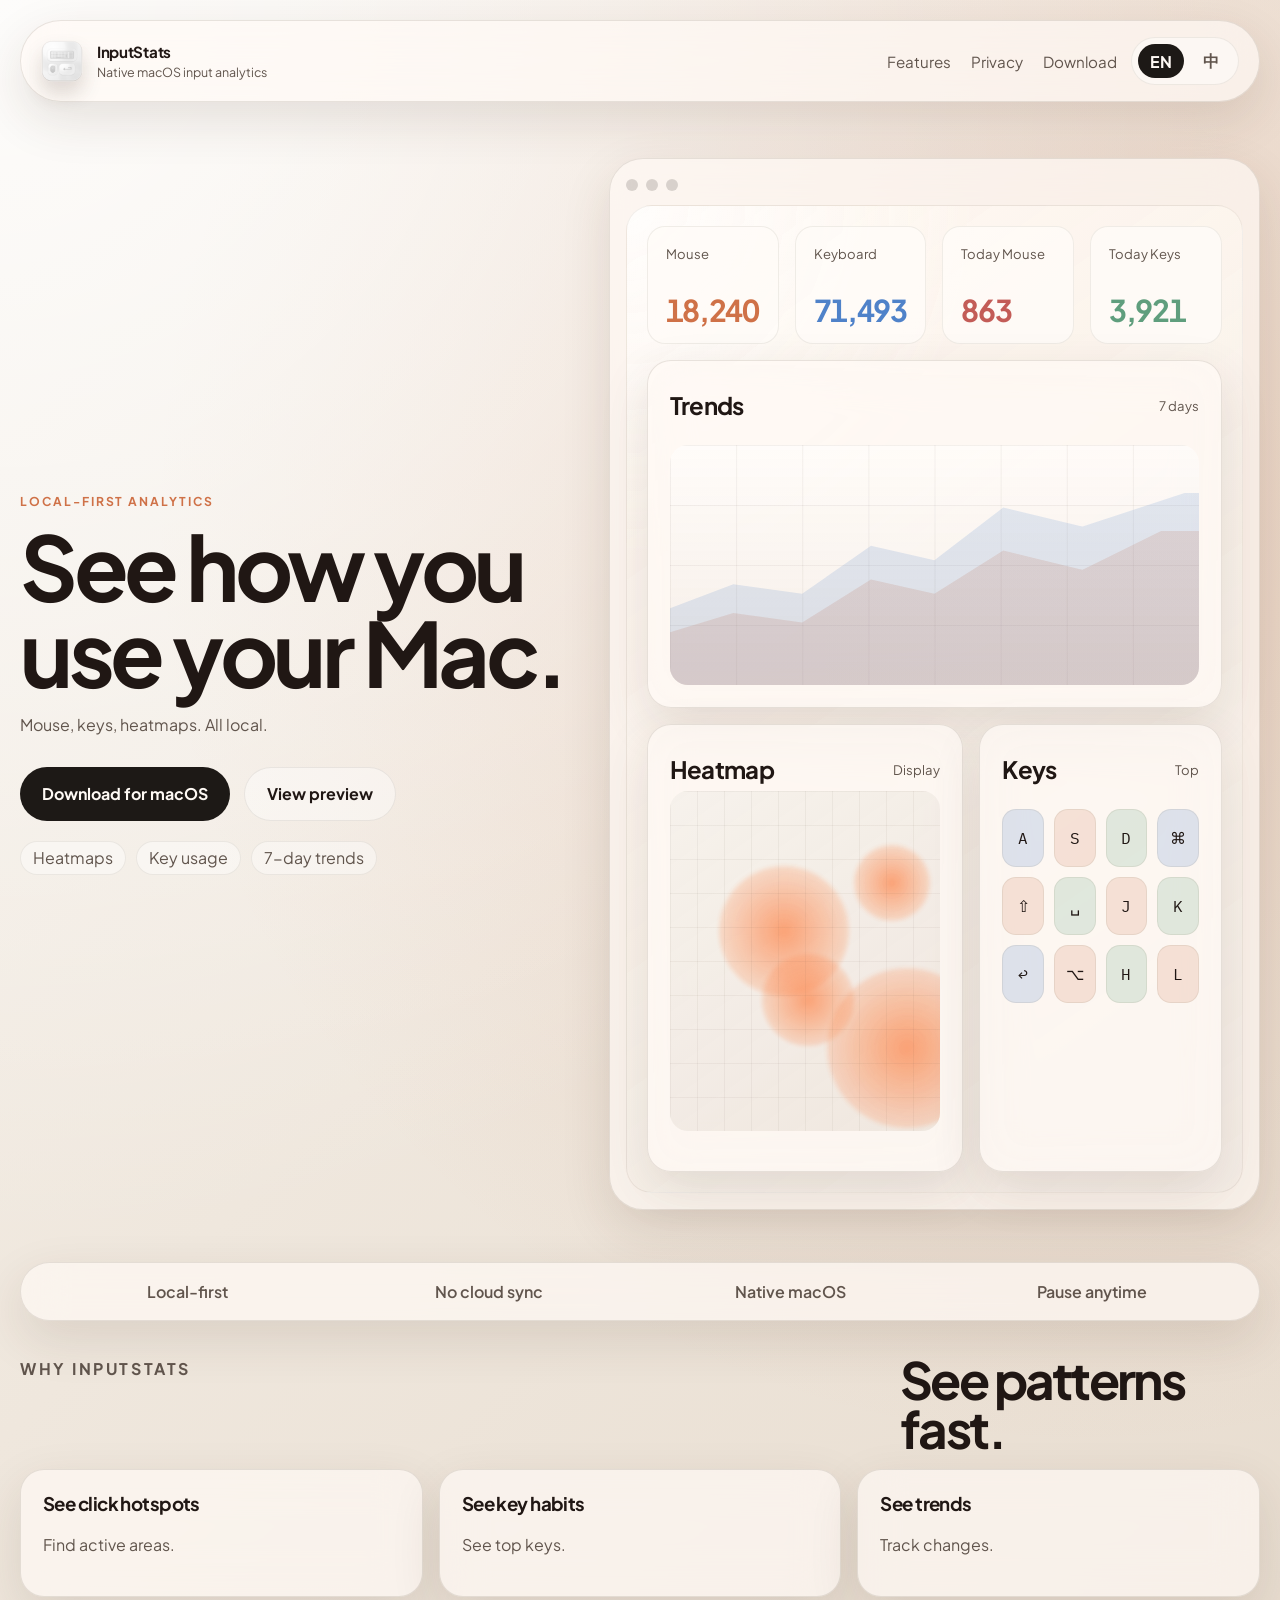
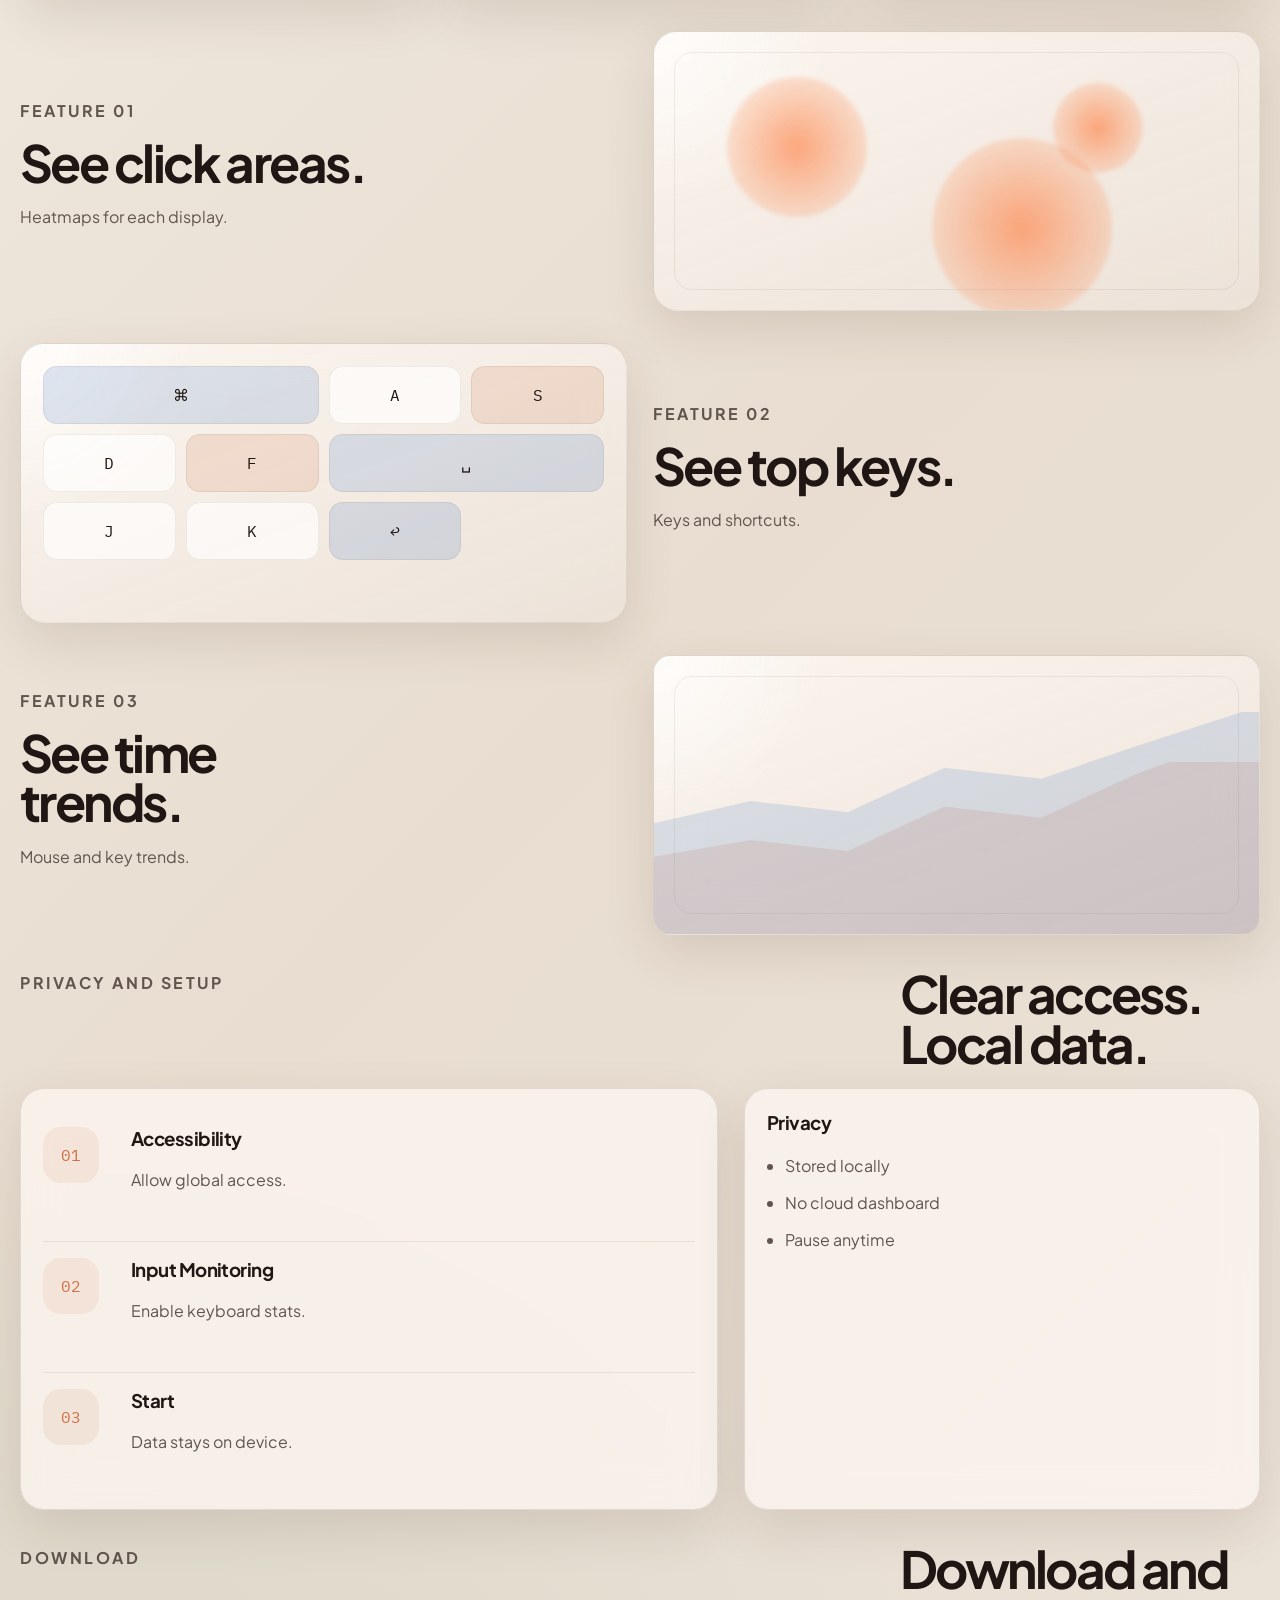
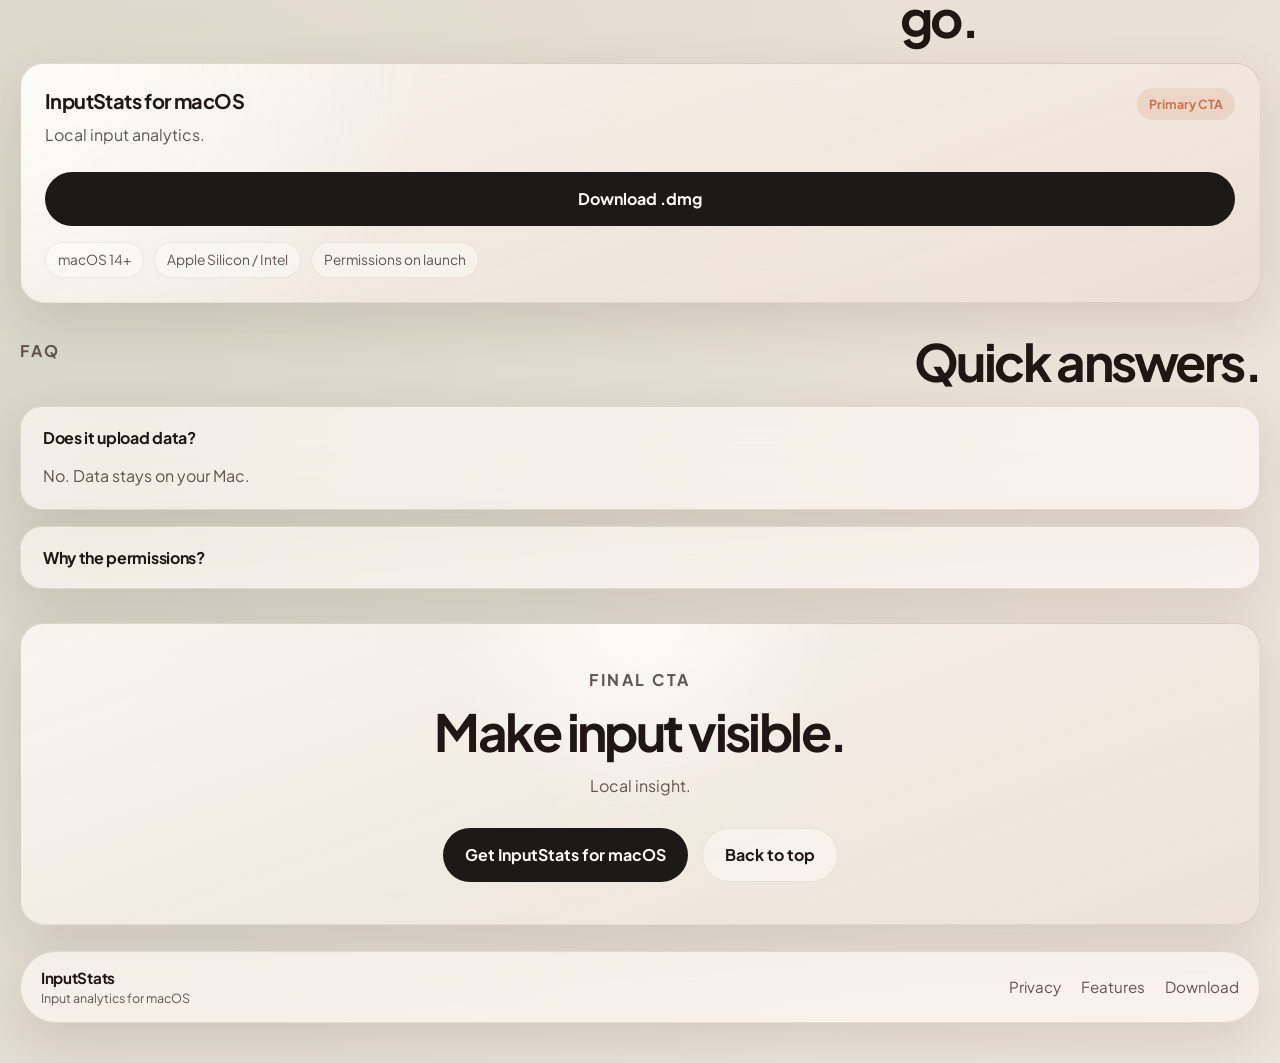
<file: index.html>
<!DOCTYPE html>
<html lang="en">
<head>
  <meta charset="UTF-8">
  <meta name="viewport" content="width=device-width, initial-scale=1.0">
  <title>InputStats for macOS</title>
  <meta
    name="description"
    content="Track mouse clicks, keyboard usage, and screen heatmaps locally on your Mac with InputStats."
  >
  <link rel="icon" type="image/png" href="./assets/favicon.png?v=20260319">
  <link rel="preconnect" href="https://fonts.googleapis.com">
  <link rel="preconnect" href="https://fonts.gstatic.com" crossorigin>
  <link
    href="https://fonts.googleapis.com/css2?family=Plus+Jakarta+Sans:wght@400;500;600;700;800&family=IBM+Plex+Mono:wght@400;500&display=swap"
    rel="stylesheet"
  >
  <link rel="stylesheet" href="./styles.css">
</head>
<body data-lang="en">
  <div class="page-shell">
    <header class="site-header">
      <a class="brand" href="#top" aria-label="InputStats home">
        <img
          src="./assets/app-icon-512.png?v=20260319"
          alt="InputStats icon"
          width="42"
          height="42"
        >
        <div>
          <strong>InputStats</strong>
          <span data-i18n="brand_tagline">Native macOS input analytics</span>
        </div>
      </a>

      <div class="header-actions">
        <nav class="site-nav" aria-label="Primary">
          <a href="#features" data-i18n="nav_features">Features</a>
          <a href="#privacy" data-i18n="nav_privacy">Privacy</a>
          <a href="#download" data-i18n="nav_download">Download</a>
        </nav>

        <div class="lang-switch" role="group" aria-label="Language switch">
          <button class="lang-button is-active" type="button" data-lang-switch="en">EN</button>
          <button class="lang-button" type="button" data-lang-switch="zh">中</button>
        </div>
      </div>
    </header>

    <main id="top">
      <section class="hero">
        <div class="hero-copy">
          <p class="eyebrow" data-i18n="hero_eyebrow">Local-first analytics</p>
          <h1 data-i18n="hero_title">See how you use your Mac.</h1>
          <p class="hero-text" data-i18n="hero_text">Mouse, keyboard, and heatmaps. All local.</p>

          <div class="hero-actions">
            <a class="button button-primary" href="#download" data-i18n="hero_cta_primary">Download for macOS</a>
            <a class="button button-secondary" href="#preview" data-i18n="hero_cta_secondary">View preview</a>
          </div>

          <ul class="hero-points" aria-label="Highlights">
            <li data-i18n="hero_chip_1">Heatmaps</li>
            <li data-i18n="hero_chip_2">Key usage</li>
            <li data-i18n="hero_chip_3">7-day trends</li>
          </ul>
        </div>

        <div class="hero-frame" id="preview" aria-label="InputStats dashboard preview">
          <div class="window-bar">
            <span></span><span></span><span></span>
          </div>

          <div class="dashboard-surface">
            <div class="stat-row">
              <article class="stat-card accent-orange">
                <span data-i18n="preview_stat_mouse">Mouse</span>
                <strong>18,240</strong>
              </article>
              <article class="stat-card accent-blue">
                <span data-i18n="preview_stat_keyboard">Keyboard</span>
                <strong>71,493</strong>
              </article>
              <article class="stat-card accent-red">
                <span data-i18n="preview_stat_today_mouse">Today Mouse</span>
                <strong>863</strong>
              </article>
              <article class="stat-card accent-green">
                <span data-i18n="preview_stat_today_keys">Today Keys</span>
                <strong>3,921</strong>
              </article>
            </div>

            <section class="panel trend-panel">
              <div class="panel-head">
                <h2 data-i18n="preview_trends_title">Trends</h2>
                <span data-i18n="preview_trends_range">7 days</span>
              </div>
              <div class="trend-lines" aria-hidden="true">
                <div class="line line-mouse"></div>
                <div class="line line-keyboard"></div>
              </div>
            </section>

            <div class="preview-grid">
              <section class="panel heatmap-panel">
                <div class="panel-head">
                  <h2 data-i18n="preview_heatmap_title">Heatmap</h2>
                  <span data-i18n="preview_heatmap_meta">Display</span>
                </div>
                <div class="heatmap">
                  <span class="hotspot hot-1"></span>
                  <span class="hotspot hot-2"></span>
                  <span class="hotspot hot-3"></span>
                  <span class="hotspot hot-4"></span>
                  <span class="grid-overlay"></span>
                </div>
              </section>

              <section class="panel keyboard-panel">
                <div class="panel-head">
                  <h2 data-i18n="preview_keys_title">Keys</h2>
                  <span data-i18n="preview_keys_meta">Top</span>
                </div>
                <div class="keyboard-grid" aria-hidden="true">
                  <span class="key heavy">A</span>
                  <span class="key soft">S</span>
                  <span class="key medium">D</span>
                  <span class="key heavy">⌘</span>
                  <span class="key soft">⇧</span>
                  <span class="key medium">␣</span>
                  <span class="key soft">J</span>
                  <span class="key medium">K</span>
                  <span class="key heavy">↩</span>
                  <span class="key soft">⌥</span>
                  <span class="key medium">H</span>
                  <span class="key soft">L</span>
                </div>
              </section>
            </div>
          </div>
        </div>
      </section>

      <section class="trust-strip" aria-label="Product principles">
        <div data-i18n="trust_1">Local-first</div>
        <div data-i18n="trust_2">No cloud sync</div>
        <div data-i18n="trust_3">Native macOS</div>
        <div data-i18n="trust_4">Pause anytime</div>
      </section>

      <section class="benefits" id="features">
        <div class="section-heading">
          <p class="eyebrow" data-i18n="benefits_eyebrow">Why InputStats</p>
          <h2 data-i18n="benefits_title">See your input patterns fast.</h2>
        </div>

        <div class="benefit-grid">
          <article class="benefit-card">
            <h3 data-i18n="benefit_1_title">See click hotspots</h3>
            <p data-i18n="benefit_1_text">Find where activity clusters.</p>
          </article>
          <article class="benefit-card">
            <h3 data-i18n="benefit_2_title">See key habits</h3>
            <p data-i18n="benefit_2_text">Spot your most-used keys.</p>
          </article>
          <article class="benefit-card">
            <h3 data-i18n="benefit_3_title">See trends</h3>
            <p data-i18n="benefit_3_text">Compare activity over time.</p>
          </article>
        </div>
      </section>

      <section class="feature-band">
        <article class="feature-row">
          <div class="feature-copy">
            <p class="eyebrow" data-i18n="feature_1_eyebrow">Feature 01</p>
            <h2 data-i18n="feature_1_title">See where clicks happen.</h2>
            <p data-i18n="feature_1_text">Heatmaps across one or more displays.</p>
          </div>
          <div class="mini-card mini-heatmap" aria-hidden="true">
            <span class="mini-hotspot mh-1"></span>
            <span class="mini-hotspot mh-2"></span>
            <span class="mini-hotspot mh-3"></span>
          </div>
        </article>

        <article class="feature-row reverse">
          <div class="feature-copy">
            <p class="eyebrow" data-i18n="feature_2_eyebrow">Feature 02</p>
            <h2 data-i18n="feature_2_title">See which keys matter most.</h2>
            <p data-i18n="feature_2_text">Keys and shortcuts at a glance.</p>
          </div>
          <div class="mini-card mini-keys" aria-hidden="true">
            <span class="mini-key w2 strong">⌘</span>
            <span class="mini-key">A</span>
            <span class="mini-key soft">S</span>
            <span class="mini-key">D</span>
            <span class="mini-key soft">F</span>
            <span class="mini-key w2 strong">␣</span>
            <span class="mini-key">J</span>
            <span class="mini-key">K</span>
            <span class="mini-key strong">↩</span>
          </div>
        </article>

        <article class="feature-row">
          <div class="feature-copy">
            <p class="eyebrow" data-i18n="feature_3_eyebrow">Feature 03</p>
            <h2 data-i18n="feature_3_title">See patterns over time.</h2>
            <p data-i18n="feature_3_text">Mouse and keyboard trends in one view.</p>
          </div>
          <div class="mini-card mini-trend" aria-hidden="true">
            <div class="mini-line l1"></div>
            <div class="mini-line l2"></div>
          </div>
        </article>
      </section>

      <section class="privacy-section" id="privacy">
        <div class="section-heading">
          <p class="eyebrow" data-i18n="privacy_eyebrow">Privacy and setup</p>
          <h2 data-i18n="privacy_title">Clear permissions. Local data.</h2>
        </div>

        <div class="privacy-layout">
          <div class="steps-card">
            <div class="step">
              <span>01</span>
              <div>
                <h3 data-i18n="privacy_step_1_title">Accessibility</h3>
                <p data-i18n="privacy_step_1_text">Allow global access.</p>
              </div>
            </div>
            <div class="step">
              <span>02</span>
              <div>
                <h3 data-i18n="privacy_step_2_title">Input Monitoring</h3>
                <p data-i18n="privacy_step_2_text">Enable keyboard stats.</p>
              </div>
            </div>
            <div class="step">
              <span>03</span>
              <div>
                <h3 data-i18n="privacy_step_3_title">Start</h3>
                <p data-i18n="privacy_step_3_text">Data stays on device.</p>
              </div>
            </div>
          </div>

          <div class="privacy-card">
            <h3 data-i18n="privacy_card_title">Privacy</h3>
            <ul>
              <li data-i18n="privacy_card_1">Stored locally</li>
              <li data-i18n="privacy_card_2">No cloud dashboard</li>
              <li data-i18n="privacy_card_3">Pause or clear anytime</li>
            </ul>
          </div>
        </div>
      </section>

      <section class="download-section" id="download">
        <div class="section-heading">
          <p class="eyebrow" data-i18n="download_eyebrow">Download</p>
          <h2 data-i18n="download_title">Download and start.</h2>
        </div>

        <div class="download-grid download-grid-single">
          <article class="download-card download-primary">
            <div class="download-head">
              <div>
                <h3 data-i18n="download_card_title">InputStats for macOS</h3>
                <p data-i18n="download_card_text">Local input analytics.</p>
              </div>
              <span class="pill" data-i18n="download_pill">Primary CTA</span>
            </div>
            <a class="button button-primary button-block" href="./downloads/InputStatsApp-1.0.dmg" download data-i18n="download_button">Download .dmg</a>
            <div class="download-meta">
              <span data-i18n="download_meta_1">macOS 14+</span>
              <span data-i18n="download_meta_2">Apple Silicon / Intel</span>
              <span data-i18n="download_meta_3">Permissions on first launch</span>
            </div>
          </article>
        </div>
      </section>

      <section class="faq-section">
        <div class="section-heading">
          <p class="eyebrow" data-i18n="faq_eyebrow">FAQ</p>
          <h2 data-i18n="faq_title">Two quick answers.</h2>
        </div>

        <div class="faq-list">
          <details open>
            <summary data-i18n="faq_1_q">Does InputStats upload my activity to the cloud?</summary>
            <p data-i18n="faq_1_a">No. Stats stay on your Mac.</p>
          </details>
          <details>
            <summary data-i18n="faq_2_q">Why does the app request macOS permissions?</summary>
            <p data-i18n="faq_2_a">Global stats require Accessibility and Input Monitoring.</p>
          </details>
        </div>
      </section>

      <section class="final-cta">
        <p class="eyebrow" data-i18n="final_eyebrow">Final CTA</p>
        <h2 data-i18n="final_title">Make input visible.</h2>
        <p data-i18n="final_text">Local insight for daily work.</p>
        <div class="hero-actions">
          <a class="button button-primary" href="./downloads/InputStatsApp-1.0.dmg" download data-i18n="final_button_primary">Get InputStats for macOS</a>
          <a class="button button-secondary" href="#top" data-i18n="final_button_secondary">Back to top</a>
        </div>
      </section>
    </main>

    <footer class="site-footer">
      <div>
        <strong>InputStats</strong>
        <span data-i18n="footer_tagline">Input analytics for macOS</span>
      </div>
      <div class="footer-links">
        <a href="#privacy" data-i18n="footer_privacy">Privacy</a>
        <a href="#features" data-i18n="footer_features">Features</a>
        <a href="#download" data-i18n="footer_download">Download</a>
      </div>
    </footer>
  </div>
  <script>
    const translations = {
      en: {
        brand_tagline: "Native macOS input analytics",
        nav_features: "Features",
        nav_privacy: "Privacy",
        nav_download: "Download",
        hero_eyebrow: "Local-first analytics",
        hero_title: "See how you use your Mac.",
        hero_text: "Mouse, keys, heatmaps. All local.",
        hero_cta_primary: "Download for macOS",
        hero_cta_secondary: "View preview",
        hero_chip_1: "Heatmaps",
        hero_chip_2: "Key usage",
        hero_chip_3: "7-day trends",
        preview_stat_mouse: "Mouse",
        preview_stat_keyboard: "Keyboard",
        preview_stat_today_mouse: "Today Mouse",
        preview_stat_today_keys: "Today Keys",
        preview_trends_title: "Trends",
        preview_trends_range: "7 days",
        preview_heatmap_title: "Heatmap",
        preview_heatmap_meta: "Display",
        preview_keys_title: "Keys",
        preview_keys_meta: "Top",
        trust_1: "Local-first",
        trust_2: "No cloud sync",
        trust_3: "Native macOS",
        trust_4: "Pause anytime",
        benefits_eyebrow: "Why InputStats",
        benefits_title: "See patterns fast.",
        benefit_1_title: "See click hotspots",
        benefit_1_text: "Find active areas.",
        benefit_2_title: "See key habits",
        benefit_2_text: "See top keys.",
        benefit_3_title: "See trends",
        benefit_3_text: "Track changes.",
        feature_1_eyebrow: "Feature 01",
        feature_1_title: "See click areas.",
        feature_1_text: "Heatmaps for each display.",
        feature_2_eyebrow: "Feature 02",
        feature_2_title: "See top keys.",
        feature_2_text: "Keys and shortcuts.",
        feature_3_eyebrow: "Feature 03",
        feature_3_title: "See time trends.",
        feature_3_text: "Mouse and key trends.",
        privacy_eyebrow: "Privacy and setup",
        privacy_title: "Clear access. Local data.",
        privacy_step_1_title: "Accessibility",
        privacy_step_1_text: "Allow global access.",
        privacy_step_2_title: "Input Monitoring",
        privacy_step_2_text: "Enable keyboard stats.",
        privacy_step_3_title: "Start",
        privacy_step_3_text: "Data stays on device.",
        privacy_card_title: "Privacy",
        privacy_card_1: "Stored locally",
        privacy_card_2: "No cloud dashboard",
        privacy_card_3: "Pause anytime",
        download_eyebrow: "Download",
        download_title: "Download and go.",
        download_card_title: "InputStats for macOS",
        download_card_text: "Local input analytics.",
        download_pill: "Primary CTA",
        download_button: "Download .dmg",
        download_meta_1: "macOS 14+",
        download_meta_2: "Apple Silicon / Intel",
        download_meta_3: "Permissions on launch",
        faq_eyebrow: "FAQ",
        faq_title: "Quick answers.",
        faq_1_q: "Does it upload data?",
        faq_1_a: "No. Data stays on your Mac.",
        faq_2_q: "Why the permissions?",
        faq_2_a: "They enable global stats.",
        final_eyebrow: "Final CTA",
        final_title: "Make input visible.",
        final_text: "Local insight.",
        final_button_primary: "Get InputStats for macOS",
        final_button_secondary: "Back to top",
        footer_tagline: "Input analytics for macOS",
        footer_privacy: "Privacy",
        footer_features: "Features",
        footer_download: "Download"
      },
      zh: {
        brand_tagline: "macOS 原生输入分析",
        nav_features: "功能",
        nav_privacy: "隐私",
        nav_download: "下载",
        hero_eyebrow: "本地优先输入分析",
        hero_title: "看见你\n如何使用 Mac。",
        hero_text: "鼠标、按键、热力图。全部本地。",
        hero_cta_primary: "下载 macOS 版本",
        hero_cta_secondary: "查看预览",
        hero_chip_1: "热力图",
        hero_chip_2: "按键统计",
        hero_chip_3: "7 天趋势",
        preview_stat_mouse: "鼠标",
        preview_stat_keyboard: "键盘",
        preview_stat_today_mouse: "今日鼠标",
        preview_stat_today_keys: "今日按键",
        preview_trends_title: "趋势",
        preview_trends_range: "7 天",
        preview_heatmap_title: "热力图",
        preview_heatmap_meta: "显示器",
        preview_keys_title: "按键",
        preview_keys_meta: "高频",
        trust_1: "本地优先",
        trust_2: "无需云端",
        trust_3: "原生 macOS",
        trust_4: "随时暂停",
        benefits_eyebrow: "为什么是 InputStats",
        benefits_title: "更快看见模式。",
        benefit_1_title: "看见点击热点",
        benefit_1_text: "快速找到热点。",
        benefit_2_title: "看见按键习惯",
        benefit_2_text: "找到高频按键。",
        benefit_3_title: "看见趋势变化",
        benefit_3_text: "快速看变化。",
        feature_1_eyebrow: "功能 01",
        feature_1_title: "看见点击区域。",
        feature_1_text: "支持单屏和多屏。",
        feature_2_eyebrow: "功能 02",
        feature_2_title: "看见高频按键。",
        feature_2_text: "按键和快捷键一眼可见。",
        feature_3_eyebrow: "功能 03",
        feature_3_title: "看见时间趋势。",
        feature_3_text: "鼠标和按键一起看。",
        privacy_eyebrow: "隐私与设置",
        privacy_title: "权限清晰，数据本地。",
        privacy_step_1_title: "辅助功能",
        privacy_step_1_text: "允许全局访问。",
        privacy_step_2_title: "输入监控",
        privacy_step_2_text: "启用键盘统计。",
        privacy_step_3_title: "开始使用",
        privacy_step_3_text: "数据保留在设备上。",
        privacy_card_title: "隐私",
        privacy_card_1: "本地存储",
        privacy_card_2: "无需云端面板",
        privacy_card_3: "可随时暂停",
        download_eyebrow: "下载",
        download_title: "下载即可开始。",
        download_card_title: "InputStats for macOS",
        download_card_text: "面向 macOS 的本地输入分析。",
        download_pill: "主要入口",
        download_button: "下载 .dmg",
        download_meta_1: "macOS 14+",
        download_meta_2: "Apple Silicon / Intel",
        download_meta_3: "首次启动需授权",
        faq_eyebrow: "常见问题",
        faq_title: "快速说明。",
        faq_1_q: "会上传数据吗？",
        faq_1_a: "不会。数据保存在本机。",
        faq_2_q: "为什么要权限？",
        faq_2_a: "用于全局输入统计。",
        final_eyebrow: "最后一步",
        final_title: "让输入变得可见。",
        final_text: "给工作一个本地视角。",
        final_button_primary: "获取 macOS 版本",
        final_button_secondary: "回到顶部",
        footer_tagline: "macOS 输入分析工具",
        footer_privacy: "隐私",
        footer_features: "功能",
        footer_download: "下载"
      }
    };

    const root = document.documentElement;
    const body = document.body;
    const buttons = document.querySelectorAll("[data-lang-switch]");
    const nodes = document.querySelectorAll("[data-i18n]");

    function applyLanguage(lang) {
      const next = translations[lang] ? lang : "en";
      root.lang = next;
      body.dataset.lang = next;
      localStorage.setItem("inputstats-lang", next);

      nodes.forEach((node) => {
        const key = node.dataset.i18n;
        if (translations[next][key]) {
          node.textContent = translations[next][key];
        }
      });

      buttons.forEach((button) => {
        button.classList.toggle("is-active", button.dataset.langSwitch === next);
      });
    }

    buttons.forEach((button) => {
      button.addEventListener("click", () => applyLanguage(button.dataset.langSwitch));
    });

    applyLanguage(localStorage.getItem("inputstats-lang") || "en");
  </script>
</body>
</html>
</file>
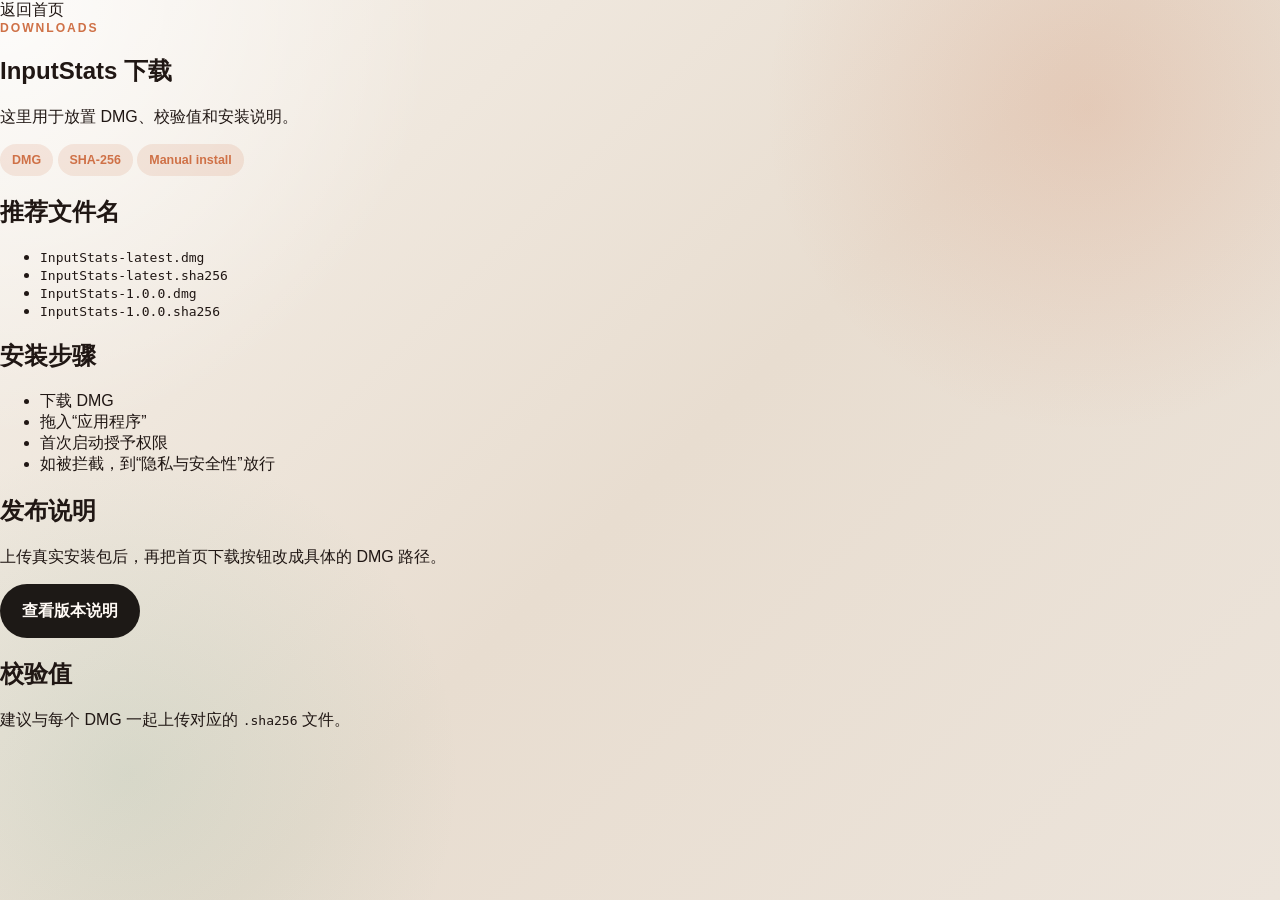
<file: downloads/index.html>
<!DOCTYPE html>
<html lang="zh-CN">
<head>
  <meta charset="UTF-8">
  <meta name="viewport" content="width=device-width, initial-scale=1.0">
  <title>InputStats 下载</title>
  <meta name="description" content="InputStats 下载页、安装说明和文件命名规范。">
  <link rel="icon" type="image/png" href="../assets/favicon.png">
  <link rel="stylesheet" href="../styles.css">
</head>
<body>
  <div class="doc-shell">
    <a class="back-link" href="../index.html">返回首页</a>

    <section class="doc-hero">
      <p class="eyebrow">Downloads</p>
      <h1>InputStats 下载</h1>
      <p>这里用于放置 DMG、校验值和安装说明。</p>
      <div class="doc-meta">
        <span class="pill">DMG</span>
        <span class="pill">SHA-256</span>
        <span class="pill">Manual install</span>
      </div>
    </section>

    <div class="doc-grid">
      <article class="doc-card">
        <h2>推荐文件名</h2>
        <ul>
          <li><code>InputStats-latest.dmg</code></li>
          <li><code>InputStats-latest.sha256</code></li>
          <li><code>InputStats-1.0.0.dmg</code></li>
          <li><code>InputStats-1.0.0.sha256</code></li>
        </ul>
      </article>

      <article class="doc-card">
        <h2>安装步骤</h2>
        <ul>
          <li>下载 DMG</li>
          <li>拖入“应用程序”</li>
          <li>首次启动授予权限</li>
          <li>如被拦截，到“隐私与安全性”放行</li>
        </ul>
      </article>

      <article class="doc-card">
        <h2>发布说明</h2>
        <p>上传真实安装包后，再把首页下载按钮改成具体的 DMG 路径。</p>
        <div class="doc-meta">
          <a class="button button-primary" href="../releases.html">查看版本说明</a>
        </div>
      </article>

      <article class="doc-card">
        <h2>校验值</h2>
        <p>建议与每个 DMG 一起上传对应的 <code>.sha256</code> 文件。</p>
      </article>
    </div>
  </div>
</body>
</html>
</file>
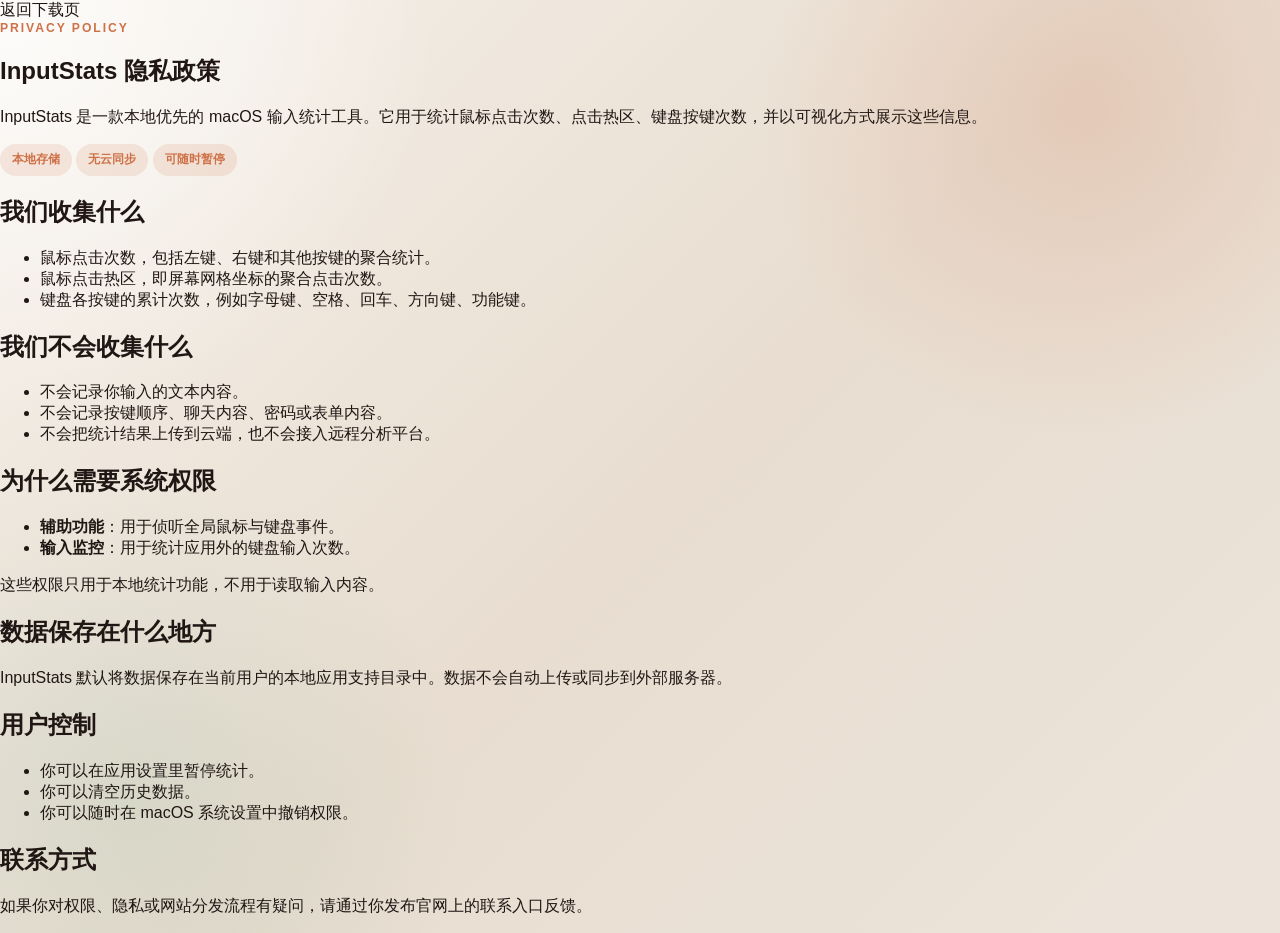
<file: privacy.html>
<!DOCTYPE html>
<html lang="zh-CN">
<head>
  <meta charset="UTF-8">
  <meta name="viewport" content="width=device-width, initial-scale=1.0">
  <title>InputStats 隐私政策</title>
  <meta name="description" content="InputStats 隐私政策与权限说明。">
  <link rel="icon" type="image/png" href="./assets/favicon.png">
  <link rel="stylesheet" href="./styles.css">
</head>
<body>
  <div class="doc-shell">
    <a class="back-link" href="./index.html">返回下载页</a>

    <section class="doc-hero">
      <p class="eyebrow">Privacy Policy</p>
      <h1>InputStats 隐私政策</h1>
      <p>InputStats 是一款本地优先的 macOS 输入统计工具。它用于统计鼠标点击次数、点击热区、键盘按键次数，并以可视化方式展示这些信息。</p>
      <div class="doc-meta">
        <span class="pill">本地存储</span>
        <span class="pill">无云同步</span>
        <span class="pill">可随时暂停</span>
      </div>
    </section>

    <div class="doc-grid">
      <article class="doc-card">
        <h2>我们收集什么</h2>
        <ul>
          <li>鼠标点击次数，包括左键、右键和其他按键的聚合统计。</li>
          <li>鼠标点击热区，即屏幕网格坐标的聚合点击次数。</li>
          <li>键盘各按键的累计次数，例如字母键、空格、回车、方向键、功能键。</li>
        </ul>
      </article>

      <article class="doc-card">
        <h2>我们不会收集什么</h2>
        <ul>
          <li>不会记录你输入的文本内容。</li>
          <li>不会记录按键顺序、聊天内容、密码或表单内容。</li>
          <li>不会把统计结果上传到云端，也不会接入远程分析平台。</li>
        </ul>
      </article>

      <article class="doc-card">
        <h2>为什么需要系统权限</h2>
        <ul>
          <li><strong>辅助功能</strong>：用于侦听全局鼠标与键盘事件。</li>
          <li><strong>输入监控</strong>：用于统计应用外的键盘输入次数。</li>
        </ul>
        <p>这些权限只用于本地统计功能，不用于读取输入内容。</p>
      </article>

      <article class="doc-card">
        <h2>数据保存在什么地方</h2>
        <p>InputStats 默认将数据保存在当前用户的本地应用支持目录中。数据不会自动上传或同步到外部服务器。</p>
      </article>

      <article class="doc-card">
        <h2>用户控制</h2>
        <ul>
          <li>你可以在应用设置里暂停统计。</li>
          <li>你可以清空历史数据。</li>
          <li>你可以随时在 macOS 系统设置中撤销权限。</li>
        </ul>
      </article>

      <article class="doc-card">
        <h2>联系方式</h2>
        <p>如果你对权限、隐私或网站分发流程有疑问，请通过你发布官网上的联系入口反馈。</p>
      </article>
    </div>
  </div>
</body>
</html>
</file>
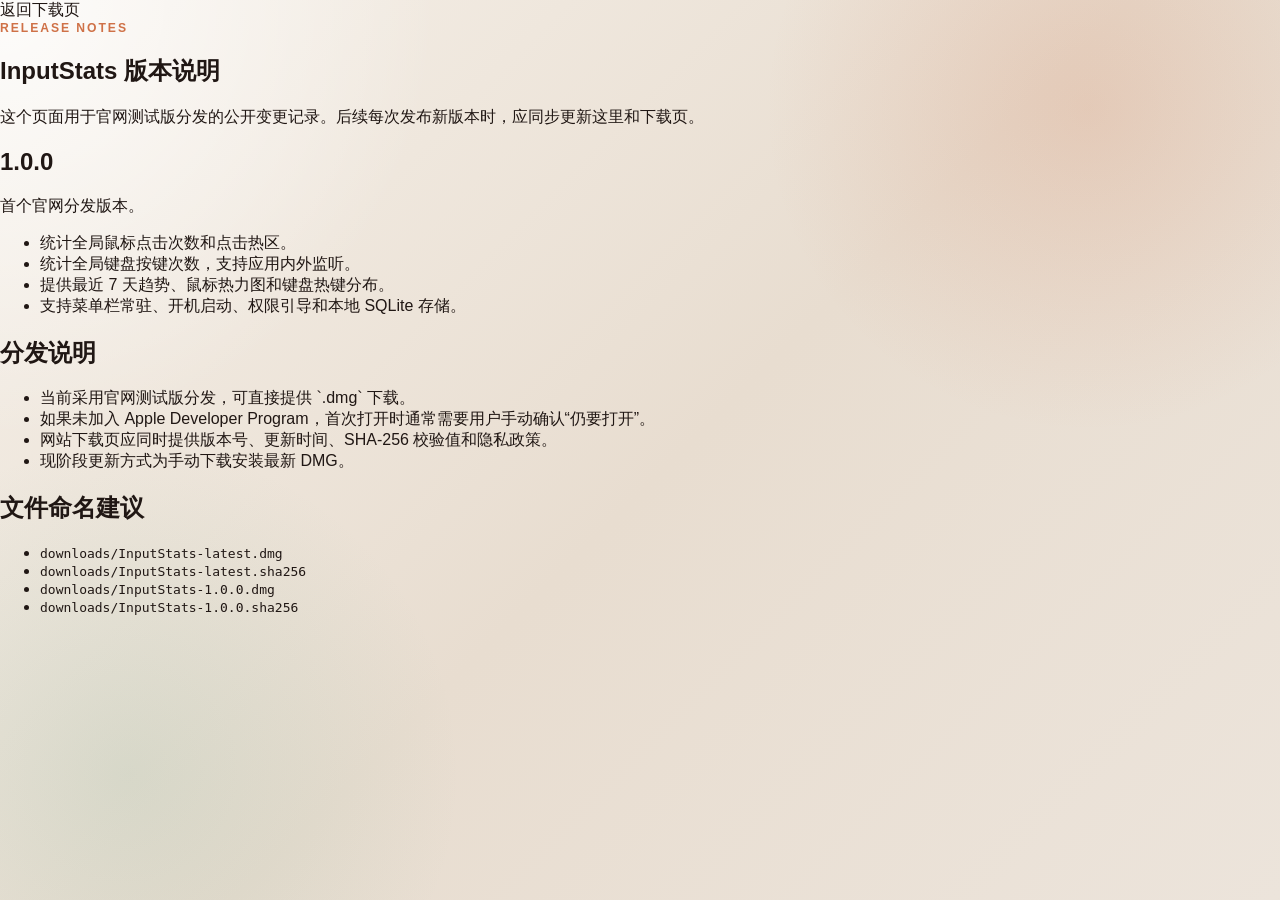
<file: releases.html>
<!DOCTYPE html>
<html lang="zh-CN">
<head>
  <meta charset="UTF-8">
  <meta name="viewport" content="width=device-width, initial-scale=1.0">
  <title>InputStats 版本说明</title>
  <meta name="description" content="InputStats 版本说明与发布记录。">
  <link rel="icon" type="image/png" href="./assets/favicon.png">
  <link rel="stylesheet" href="./styles.css">
</head>
<body>
  <div class="doc-shell">
    <a class="back-link" href="./index.html">返回下载页</a>

    <section class="doc-hero">
      <p class="eyebrow">Release Notes</p>
      <h1>InputStats 版本说明</h1>
      <p>这个页面用于官网测试版分发的公开变更记录。后续每次发布新版本时，应同步更新这里和下载页。</p>
    </section>

    <div class="doc-grid">
      <article class="doc-card">
        <h2>1.0.0</h2>
        <p>首个官网分发版本。</p>
        <ul>
          <li>统计全局鼠标点击次数和点击热区。</li>
          <li>统计全局键盘按键次数，支持应用内外监听。</li>
          <li>提供最近 7 天趋势、鼠标热力图和键盘热键分布。</li>
          <li>支持菜单栏常驻、开机启动、权限引导和本地 SQLite 存储。</li>
        </ul>
      </article>

      <article class="doc-card">
        <h2>分发说明</h2>
        <ul>
          <li>当前采用官网测试版分发，可直接提供 `.dmg` 下载。</li>
          <li>如果未加入 Apple Developer Program，首次打开时通常需要用户手动确认“仍要打开”。</li>
          <li>网站下载页应同时提供版本号、更新时间、SHA-256 校验值和隐私政策。</li>
          <li>现阶段更新方式为手动下载安装最新 DMG。</li>
        </ul>
      </article>

      <article class="doc-card">
        <h2>文件命名建议</h2>
        <ul>
          <li><code>downloads/InputStats-latest.dmg</code></li>
          <li><code>downloads/InputStats-latest.sha256</code></li>
          <li><code>downloads/InputStats-1.0.0.dmg</code></li>
          <li><code>downloads/InputStats-1.0.0.sha256</code></li>
        </ul>
      </article>
    </div>
  </div>
</body>
</html>
</file>
<file: styles.css>
:root {
  --bg: #efe8df;
  --bg-deep: #ddd0c0;
  --surface: rgba(255, 250, 245, 0.68);
  --surface-strong: rgba(255, 252, 248, 0.84);
  --line: rgba(66, 49, 36, 0.12);
  --text: #201714;
  --muted: #61554d;
  --orange: #cf7147;
  --blue: #4f82c9;
  --green: #5f9e7d;
  --red: #c35c57;
  --shadow: 0 18px 50px rgba(63, 42, 27, 0.12);
  --radius-xl: 34px;
  --radius-lg: 24px;
  --radius-md: 18px;
  --max-width: 1240px;
}

* {
  box-sizing: border-box;
}

html {
  scroll-behavior: smooth;
}

body {
  margin: 0;
  font-family: "Plus Jakarta Sans", sans-serif;
  color: var(--text);
  background:
    radial-gradient(circle at top left, rgba(255, 255, 255, 0.8), transparent 28%),
    radial-gradient(circle at 85% 12%, rgba(207, 113, 71, 0.18), transparent 24%),
    radial-gradient(circle at 10% 86%, rgba(95, 158, 125, 0.14), transparent 24%),
    linear-gradient(135deg, #f6f1ea 0%, #e8ddd0 52%, #ece4db 100%);
  min-height: 100vh;
}

body[data-lang="zh"] {
  font-family: "PingFang SC", "Hiragino Sans GB", "Noto Sans SC", "Microsoft YaHei", sans-serif;
}

a {
  color: inherit;
  text-decoration: none;
}

img {
  display: block;
  max-width: 100%;
}

.page-shell {
  width: min(calc(100% - 40px), var(--max-width));
  margin: 0 auto;
  padding: 20px 0 40px;
}

.site-header,
.site-footer,
.trust-strip,
.proof-strip article,
.benefit-card,
.panel,
.mini-card,
.steps-card,
.privacy-card,
.download-card,
.faq-list details,
.final-cta,
.hero-frame {
  backdrop-filter: blur(22px);
  -webkit-backdrop-filter: blur(22px);
  background: var(--surface);
  border: 1px solid var(--line);
  box-shadow: var(--shadow);
}

.site-header,
.site-footer {
  display: flex;
  align-items: center;
  justify-content: space-between;
  padding: 16px 20px;
  border-radius: 999px;
}

.brand {
  display: inline-flex;
  align-items: center;
  gap: 14px;
}

.brand strong,
.site-footer strong {
  display: block;
  font-size: 0.95rem;
  letter-spacing: -0.02em;
}

.brand span,
.site-footer span {
  display: block;
  margin-top: 3px;
  color: var(--muted);
  font-size: 0.78rem;
}

.brand img {
  border-radius: 12px;
  box-shadow: 0 12px 20px rgba(59, 38, 24, 0.16);
}

.site-nav,
.footer-links {
  display: inline-flex;
  align-items: center;
  gap: 20px;
  color: var(--muted);
  font-size: 0.95rem;
}

.header-actions {
  display: inline-flex;
  align-items: center;
  gap: 14px;
}

.lang-switch {
  display: inline-flex;
  align-items: center;
  gap: 6px;
  padding: 6px;
  border-radius: 999px;
  background: rgba(255, 255, 255, 0.42);
  border: 1px solid rgba(66, 49, 36, 0.08);
}

.lang-button {
  min-width: 42px;
  height: 34px;
  padding: 0 12px;
  border: 0;
  border-radius: 999px;
  background: transparent;
  color: var(--muted);
  font: inherit;
  font-weight: 700;
  cursor: pointer;
}

.lang-button.is-active {
  background: #1d1916;
  color: #fffaf5;
}

.site-nav a,
.footer-links a {
  transition: color 180ms ease;
}

.site-nav a:hover,
.footer-links a:hover {
  color: var(--text);
}

.hero,
.feature-row,
.privacy-layout {
  display: grid;
  gap: 26px;
}

.hero {
  grid-template-columns: 1.02fr 1.18fr;
  align-items: center;
  padding: 56px 0 34px;
}

.hero-copy,
.hero-frame {
  min-width: 0;
}

.hero-frame {
  width: 100%;
  justify-self: end;
}

.hero-copy h1,
.section-heading h2,
.feature-copy h2,
.final-cta h2 {
  margin: 0;
  line-height: 0.96;
  letter-spacing: -0.05em;
}

.hero-copy h1 {
  font-size: clamp(3.2rem, 7vw, 6.6rem);
  max-width: 10ch;
}

body[data-lang="zh"] .hero-copy h1 {
  max-width: none;
  white-space: pre-line;
  font-size: clamp(2rem, 3.8vw, 4.05rem);
  line-height: 1.02;
  letter-spacing: -0.03em;
}

body[data-lang="zh"] .hero {
  grid-template-columns: minmax(0, 1fr) minmax(560px, 620px);
  column-gap: 28px;
}

body[data-lang="zh"] .hero-copy {
  max-width: 640px;
}

body[data-lang="zh"] .hero-frame {
  min-width: 560px;
  max-width: 620px;
}

.eyebrow {
  margin: 0 0 14px;
  color: var(--orange);
  font-size: 0.76rem;
  font-weight: 700;
  letter-spacing: 0.16em;
  text-transform: uppercase;
}

.hero-text,
.section-heading p,
.feature-copy p,
.final-cta p,
.benefit-card p,
.privacy-card li,
.step p {
  color: var(--muted);
  line-height: 1.7;
  font-size: 1rem;
}

body[data-lang="zh"] .eyebrow {
  letter-spacing: 0.08em;
}

.hero-actions {
  display: flex;
  flex-wrap: wrap;
  gap: 14px;
  margin-top: 28px;
}

.button {
  display: inline-flex;
  align-items: center;
  justify-content: center;
  min-height: 54px;
  padding: 0 22px;
  border-radius: 999px;
  font-weight: 700;
  transition: transform 180ms ease, background-color 180ms ease;
}

.button:hover {
  transform: translateY(-1px);
}

.button-primary {
  background: #1d1916;
  color: #fffaf5;
}

.button-secondary {
  background: rgba(255, 255, 255, 0.42);
  border: 1px solid rgba(44, 28, 16, 0.08);
}

.hero-points {
  list-style: none;
  padding: 0;
  margin: 20px 0 0;
  display: flex;
  flex-wrap: wrap;
  gap: 10px;
}

.hero-points li {
  display: inline-flex;
  align-items: center;
  min-height: 34px;
  padding: 0 12px;
  border-radius: 999px;
  background: rgba(255, 255, 255, 0.42);
  border: 1px solid rgba(66, 49, 36, 0.08);
  color: var(--muted);
}

.hero-points li::before {
  content: none;
}

.hero-frame {
  padding: 16px;
  border-radius: var(--radius-xl);
}

.window-bar {
  display: flex;
  gap: 8px;
  padding: 4px 0 14px;
}

.window-bar span {
  width: 12px;
  height: 12px;
  border-radius: 50%;
  background: rgba(32, 23, 20, 0.16);
}

.dashboard-surface {
  border-radius: calc(var(--radius-xl) - 8px);
  background:
    radial-gradient(circle at top left, rgba(255, 255, 255, 0.72), transparent 30%),
    linear-gradient(145deg, rgba(255, 248, 241, 0.92), rgba(243, 236, 229, 0.78));
  padding: 20px;
  border: 1px solid rgba(92, 67, 46, 0.08);
}

.stat-row,
.preview-grid,
.benefit-grid {
  display: grid;
  gap: 16px;
}

.stat-row {
  grid-template-columns: repeat(4, minmax(0, 1fr));
}

.stat-card {
  display: flex;
  flex-direction: column;
  justify-content: space-between;
  min-height: 118px;
  padding: 18px;
  border-radius: var(--radius-md);
  background: var(--surface-strong);
  border: 1px solid rgba(66, 49, 36, 0.08);
}

.stat-card span,
.panel-head span {
  color: var(--muted);
  font-size: 0.82rem;
}

.stat-card span,
.panel-head h2,
.panel-head span {
  white-space: nowrap;
}

body[data-lang="zh"] .stat-card span,
body[data-lang="zh"] .panel-head span {
  font-size: 0.76rem;
}

.stat-card strong {
  display: block;
  margin-top: 18px;
  width: 100%;
  min-width: 0;
  font-size: clamp(1.3rem, 2.35vw, 1.95rem);
  line-height: 0.92;
  letter-spacing: -0.045em;
  font-variant-numeric: tabular-nums;
}

.accent-orange strong { color: var(--orange); }
.accent-blue strong { color: var(--blue); }
.accent-red strong { color: var(--red); }
.accent-green strong { color: var(--green); }

.trend-panel {
  margin-top: 16px;
}

.panel,
.mini-card,
.benefit-card,
.steps-card,
.privacy-card,
.final-cta {
  border-radius: var(--radius-lg);
  padding: 22px;
}

.proof-strip article,
.benefit-card,
.steps-card,
.privacy-card,
.download-card,
.faq-list details {
  transition: transform 150ms ease, box-shadow 150ms ease, border-color 150ms ease;
}

.proof-strip article:hover,
.benefit-card:hover,
.steps-card:hover,
.privacy-card:hover,
.download-card:hover,
.faq-list details:hover {
  transform: translateY(-2px);
  box-shadow: 0 18px 36px rgba(63, 42, 27, 0.14);
  border-color: rgba(66, 49, 36, 0.18);
}

.panel-head,
.section-heading {
  display: flex;
  align-items: center;
  justify-content: space-between;
  gap: 20px;
}

.panel-head {
  min-height: 44px;
}

.panel-head h2,
.benefit-card h3,
.step h3,
.privacy-card h3 {
  margin: 0;
  letter-spacing: -0.03em;
}


.trend-lines,
.mini-trend {
  position: relative;
  overflow: hidden;
  min-height: 240px;
  margin-top: 18px;
  border-radius: 18px;
  background:
    linear-gradient(rgba(66, 49, 36, 0.06) 1px, transparent 1px),
    linear-gradient(90deg, rgba(66, 49, 36, 0.06) 1px, transparent 1px),
    linear-gradient(180deg, rgba(255, 255, 255, 0.46), rgba(238, 229, 221, 0.56));
  background-size: 100% 25%, 12.5% 100%, auto;
}

.line,
.mini-line {
  position: absolute;
  inset: auto 0 0 0;
  height: 100%;
}

.line-mouse {
  background: linear-gradient(180deg, transparent 36%, rgba(207, 113, 71, 0.18) 36%);
  clip-path: polygon(0% 78%, 12% 70%, 25% 74%, 38% 56%, 50% 62%, 63% 44%, 78% 52%, 100% 28%, 100% 100%, 0% 100%);
}

.line-keyboard {
  background: linear-gradient(180deg, transparent 20%, rgba(79, 130, 201, 0.16) 20%);
  clip-path: polygon(0% 68%, 12% 58%, 25% 62%, 38% 42%, 50% 48%, 63% 26%, 78% 34%, 100% 18%, 100% 100%, 0% 100%);
}

.preview-grid {
  grid-template-columns: 1.2fr 0.92fr;
  margin-top: 16px;
  align-items: stretch;
}

.preview-grid > * {
  min-width: 0;
}

.heatmap {
  position: relative;
  min-height: 340px;
  overflow: hidden;
  border-radius: 18px;
  background: linear-gradient(145deg, rgba(245, 240, 234, 0.88), rgba(232, 223, 214, 0.66));
}

.grid-overlay {
  position: absolute;
  inset: 0;
  background-image:
    linear-gradient(rgba(90, 70, 52, 0.06) 1px, transparent 1px),
    linear-gradient(90deg, rgba(90, 70, 52, 0.06) 1px, transparent 1px);
  background-size: 10% 10%;
}

.hotspot,
.mini-hotspot {
  position: absolute;
  border-radius: 50%;
  filter: blur(2px);
  opacity: 0.9;
}

.hotspot {
  background: radial-gradient(circle, rgba(255, 122, 57, 0.72), rgba(255, 122, 57, 0));
}

.hot-1 { width: 130px; height: 130px; top: 22%; left: 18%; }
.hot-2 { width: 160px; height: 160px; top: 52%; left: 58%; }
.hot-3 { width: 92px; height: 92px; top: 48%; left: 34%; }
.hot-4 { width: 76px; height: 76px; top: 16%; left: 68%; }

.keyboard-grid,
.mini-keys {
  display: grid;
  gap: 10px;
  grid-template-columns: repeat(4, minmax(0, 1fr));
  grid-auto-rows: 58px;
  align-content: start;
  margin-top: 18px;
}

.keyboard-panel,
.heatmap-panel {
  display: flex;
  flex-direction: column;
}

.keyboard-panel .keyboard-grid {
  min-height: 340px;
}

.key,
.mini-key {
  display: grid;
  place-items: center;
  min-height: 58px;
  border-radius: 14px;
  background: rgba(255, 255, 255, 0.64);
  border: 1px solid rgba(69, 49, 35, 0.08);
  font-family: "IBM Plex Mono", monospace;
  color: var(--text);
}

.key.heavy,
.mini-key.strong {
  background: rgba(79, 130, 201, 0.18);
}

.key.medium {
  background: rgba(95, 158, 125, 0.18);
}

.key.soft,
.mini-key.soft {
  background: rgba(207, 113, 71, 0.16);
}

.mini-key.w2 {
  grid-column: span 2;
}

.trust-strip {
  margin-top: 18px;
  padding: 18px 22px;
  border-radius: 999px;
  display: grid;
  grid-template-columns: repeat(4, minmax(0, 1fr));
  gap: 12px;
  text-align: center;
  color: var(--muted);
  font-weight: 600;
}

.proof-strip,
.download-grid,
.faq-list {
  display: grid;
  gap: 16px;
}

.proof-strip {
  grid-template-columns: repeat(3, minmax(0, 1fr));
  margin-top: 16px;
}

.proof-strip article {
  border-radius: 22px;
  padding: 18px;
  text-align: center;
}

.proof-strip strong {
  display: block;
  font-size: 1rem;
  letter-spacing: -0.02em;
}

.benefits,
.privacy-section,
.download-section,
.faq-section,
.final-cta,
.feature-band {
  margin-top: 34px;
}

.section-heading {
  align-items: start;
}

.section-heading h2,
.feature-copy h2,
.final-cta h2 {
  font-size: clamp(2rem, 4vw, 3.4rem);
  max-width: 10ch;
}

body[data-lang="zh"] .section-heading h2,
body[data-lang="zh"] .feature-copy h2,
body[data-lang="zh"] .final-cta h2 {
  max-width: none;
  white-space: nowrap;
  line-height: 1.14;
  letter-spacing: -0.025em;
}

body[data-lang="zh"] .benefit-card h3,
body[data-lang="zh"] .step h3,
body[data-lang="zh"] .privacy-card h3,
body[data-lang="zh"] .download-card h3,
body[data-lang="zh"] .faq-list summary,
body[data-lang="zh"] .panel-head h2 {
  white-space: nowrap;
}

body[data-lang="en"] .hero-copy h1,
body[data-lang="en"] .section-heading h2,
body[data-lang="en"] .feature-copy h2,
body[data-lang="en"] .final-cta h2 {
  white-space: normal;
}

.section-heading p {
  max-width: 58ch;
}

.benefit-grid {
  grid-template-columns: repeat(3, minmax(0, 1fr));
  margin-top: 16px;
}

.feature-row {
  grid-template-columns: 1fr 1fr;
  align-items: center;
  margin-top: 14px;
}

.feature-row.reverse .feature-copy {
  order: 2;
}

.feature-row.reverse .mini-card {
  order: 1;
}

.mini-card {
  min-height: 280px;
  position: relative;
  overflow: hidden;
  display: grid;
  align-items: stretch;
  background:
    radial-gradient(circle at top left, rgba(255, 255, 255, 0.7), transparent 26%),
    linear-gradient(160deg, rgba(255, 250, 245, 0.82), rgba(237, 227, 218, 0.76));
}

.mini-heatmap::before,
.mini-trend::before {
  content: "";
  position: absolute;
  inset: 20px;
  border-radius: 18px;
  border: 1px solid rgba(84, 59, 37, 0.08);
}

.mini-hotspot {
  background: radial-gradient(circle, rgba(255, 122, 57, 0.68), rgba(255, 122, 57, 0));
}

.mh-1 { width: 140px; height: 140px; top: 16%; left: 12%; }
.mh-2 { width: 180px; height: 180px; top: 38%; left: 46%; }
.mh-3 { width: 90px; height: 90px; top: 18%; left: 66%; }

.mini-trend {
  min-height: 280px;
}

.l1 {
  background: linear-gradient(180deg, transparent 38%, rgba(207, 113, 71, 0.16) 38%);
  clip-path: polygon(0% 72%, 16% 66%, 32% 70%, 48% 54%, 64% 58%, 80% 42%, 100% 26%, 100% 100%, 0% 100%);
}

.l2 {
  background: linear-gradient(180deg, transparent 20%, rgba(79, 130, 201, 0.18) 20%);
  clip-path: polygon(0% 60%, 16% 52%, 32% 56%, 48% 40%, 64% 44%, 80% 32%, 100% 18%, 100% 100%, 0% 100%);
}

.steps-card {
  display: grid;
  gap: 16px;
}

.step {
  display: grid;
  grid-template-columns: 72px 1fr;
  gap: 16px;
  align-items: start;
  min-height: 96px;
  padding: 16px 0;
}

body[data-lang="zh"] .step {
  min-height: 108px;
}

.step + .step {
  border-top: 1px solid rgba(80, 57, 41, 0.1);
}

.step span {
  display: inline-grid;
  place-items: center;
  width: 56px;
  height: 56px;
  border-radius: 18px;
  font-family: "IBM Plex Mono", monospace;
  color: var(--orange);
  background: rgba(207, 113, 71, 0.1);
}

.privacy-layout {
  grid-template-columns: 1.15fr 0.85fr;
  margin-top: 20px;
}

.privacy-card ul {
  margin: 18px 0 0;
  padding-left: 18px;
}

.privacy-card li + li {
  margin-top: 10px;
}

.download-grid {
  grid-template-columns: repeat(2, minmax(0, 1fr));
  margin-top: 20px;
}

.download-card {
  border-radius: var(--radius-lg);
  padding: 24px;
}

.download-primary {
  background:
    radial-gradient(circle at top left, rgba(255, 255, 255, 0.72), transparent 32%),
    linear-gradient(160deg, rgba(255, 249, 244, 0.82), rgba(234, 222, 211, 0.78));
}

.download-card h3 {
  margin: 0;
  font-size: 1.25rem;
  letter-spacing: -0.03em;
}

.download-head {
  display: flex;
  align-items: start;
  justify-content: space-between;
  gap: 14px;
}

.download-head p {
  margin: 8px 0 0;
  color: var(--muted);
  line-height: 1.7;
}

.pill {
  display: inline-flex;
  align-items: center;
  min-height: 32px;
  padding: 0 12px;
  border-radius: 999px;
  background: rgba(207, 113, 71, 0.14);
  color: var(--orange);
  font-size: 0.78rem;
  font-weight: 700;
  white-space: nowrap;
}

.button-block {
  display: flex;
  width: 100%;
  margin-top: 24px;
}

.download-meta {
  display: flex;
  flex-wrap: wrap;
  gap: 10px;
  margin-top: 16px;
}

.download-meta span {
  display: inline-flex;
  align-items: center;
  min-height: 36px;
  padding: 0 12px;
  border-radius: 999px;
  background: rgba(255, 255, 255, 0.42);
  border: 1px solid rgba(66, 49, 36, 0.08);
  color: var(--muted);
  font-size: 0.86rem;
}

.download-grid-single {
  grid-template-columns: 1fr;
}

.faq-list {
  margin-top: 20px;
}

.faq-list details {
  border-radius: 22px;
  padding: 20px 22px;
}

.faq-list summary {
  cursor: pointer;
  list-style: none;
  font-weight: 700;
  letter-spacing: -0.02em;
}

.faq-list summary::-webkit-details-marker {
  display: none;
}

.faq-list p {
  margin: 14px 0 0;
  color: var(--muted);
  line-height: 1.7;
}

.final-cta {
  text-align: center;
  padding: 42px 24px;
  background:
    radial-gradient(circle at top center, rgba(255, 255, 255, 0.72), transparent 28%),
    linear-gradient(160deg, rgba(255, 251, 247, 0.82), rgba(235, 225, 214, 0.78));
}

.final-cta h2,
.final-cta p {
  max-width: 15ch;
  margin-left: auto;
  margin-right: auto;
}

.final-cta p {
  max-width: 58ch;
}

.final-cta .hero-actions {
  justify-content: center;
}

.site-footer {
  margin-top: 26px;
}

@media (max-width: 1080px) {
  .hero,
  .feature-row,
  .privacy-layout,
  .preview-grid,
  .download-grid {
    grid-template-columns: 1fr;
  }

  body[data-lang="zh"] .hero {
    grid-template-columns: 1fr;
  }

  body[data-lang="zh"] .hero-frame {
    max-width: none;
  }

  .header-actions {
    width: 100%;
    justify-content: flex-end;
  }

  .stat-row,
  .benefit-grid,
  .proof-strip {
    grid-template-columns: repeat(2, minmax(0, 1fr));
  }

  .feature-row.reverse .feature-copy,
  .feature-row.reverse .mini-card {
    order: initial;
  }

  .section-heading,
  .panel-head {
    flex-direction: column;
    align-items: start;
  }

  .stat-card strong {
    font-size: clamp(1.25rem, 3.8vw, 1.75rem);
  }
}

@media (max-width: 720px) {
  .page-shell {
    width: min(calc(100% - 24px), var(--max-width));
    padding-top: 12px;
  }

  .site-header,
  .site-footer,
  .header-actions,
  .site-nav,
  .footer-links,
  .trust-strip,
  .hero-actions {
    flex-direction: column;
    align-items: stretch;
  }

  .site-header,
  .site-footer {
    border-radius: 28px;
  }

  .site-nav,
  .footer-links,
  .lang-switch {
    gap: 12px;
    text-align: center;
  }

  .hero {
    padding-top: 36px;
  }

  .hero-copy h1 {
    max-width: none;
    font-size: 3.2rem;
  }

  .stat-row,
  .benefit-grid,
  .trust-strip,
  .proof-strip {
    grid-template-columns: 1fr;
  }

  .heatmap,
  .keyboard-panel .keyboard-grid {
    min-height: 280px;
  }

  .dashboard-surface,
  .hero-frame,
  .panel,
  .mini-card,
  .benefit-card,
  .steps-card,
  .privacy-card,
  .final-cta {
    padding: 18px;
  }

  .step {
    grid-template-columns: 1fr;
  }
}
</file>
